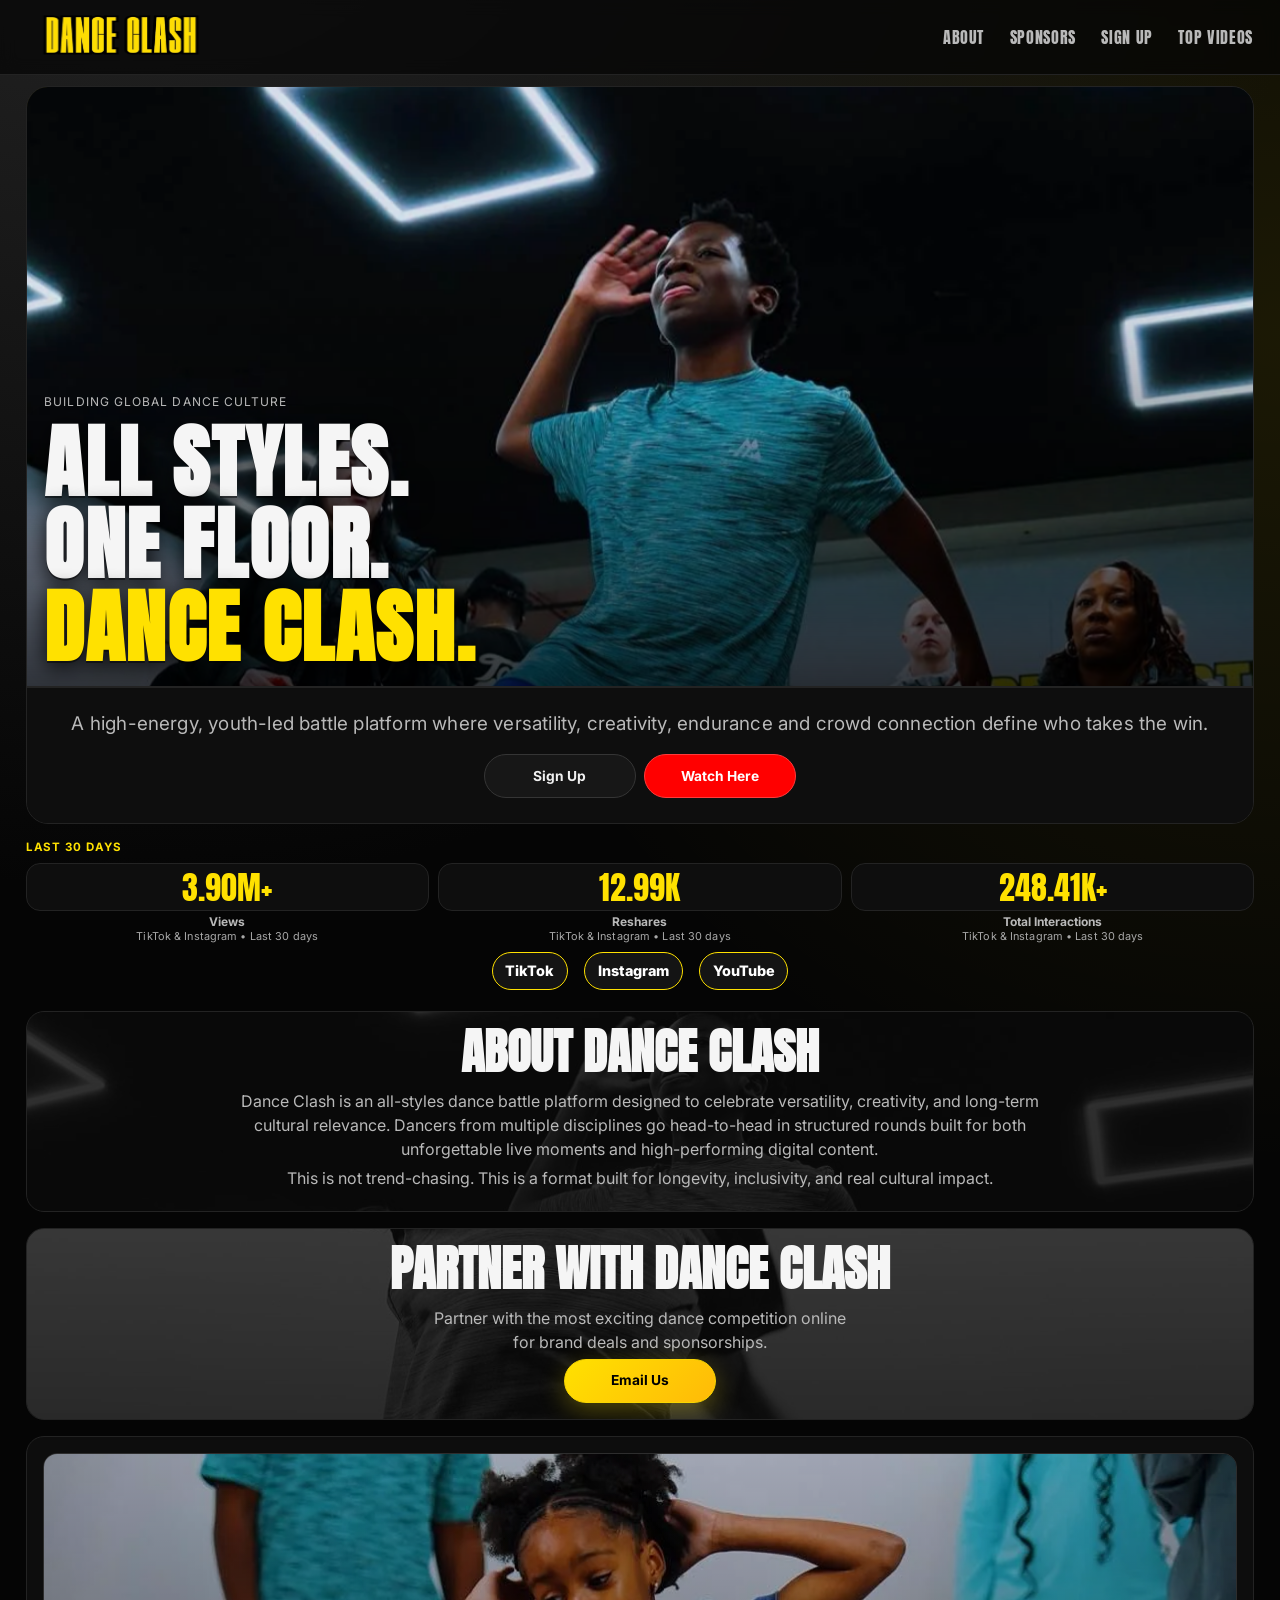
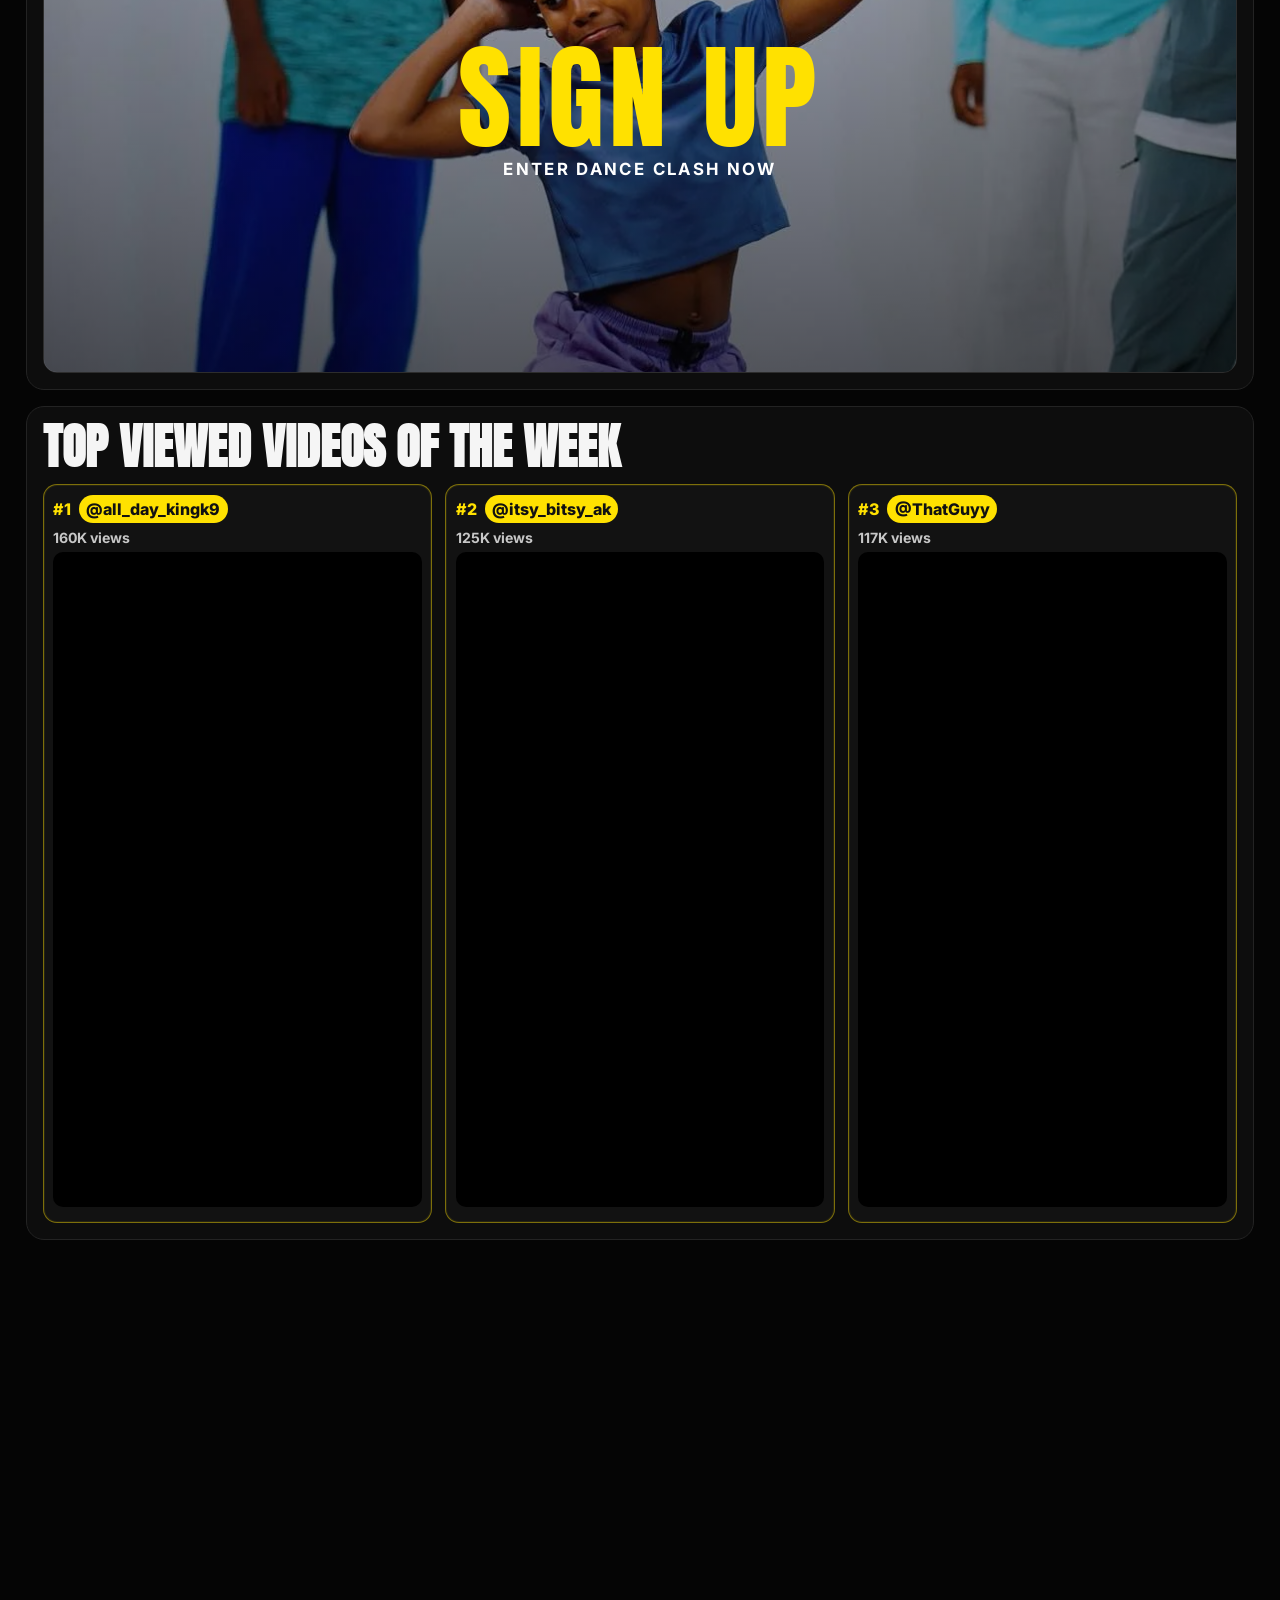
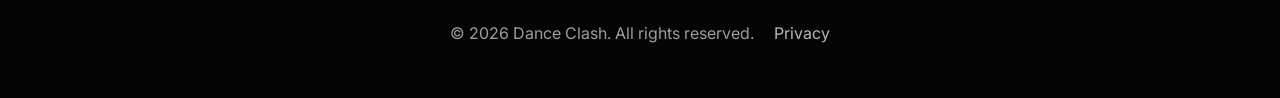
<file: index.html>
<!doctype html>
<html lang="en">
<head>
  <meta charset="UTF-8" />
  <meta name="viewport" content="width=device-width, initial-scale=1.0" />
  <title>Dance Clash | Sponsor Youth Dance Competitions | 4.7M+ Monthly Views</title>
  <meta name="description" content="Partner with Dance Clash — the youth-led dance battle platform with 4.7M+ monthly views, 299K+ interactions, and brand partnerships with Nike, Adidas, and JD Sports. Sponsor today." />
  <meta name="keywords" content="sponsor dance competition, dance event sponsorship, youth marketing platform, Gen Z advertising, dance brand partnership, social media sponsorship, viral dance content, youth culture marketing, dance competition advertising" />
  <meta name="author" content="Dance Clash" />
  <meta name="robots" content="index, follow" />
  <link rel="canonical" href="https://www.danceclash.co/" />
  <meta property="og:title" content="Dance Clash | Sponsor Youth Dance Competitions" />
  <meta property="og:description" content="4.7M+ monthly views. 299K+ interactions. Partner with the fastest-growing youth dance platform. Brands: Nike, Adidas, JD Sports, Wingstop." />
  <meta property="og:type" content="website" />
  <meta property="og:url" content="https://www.danceclash.co/" />
  <meta property="og:image" content="https://www.danceclash.co/assets/favicon-512.png" />
  <meta property="og:site_name" content="Dance Clash" />
  <meta property="og:locale" content="en_GB" />
  <meta name="twitter:card" content="summary_large_image" />
  <meta name="twitter:title" content="Dance Clash | Youth Dance Sponsorship Platform" />
  <meta name="twitter:description" content="4.7M+ monthly views. Partner with Dance Clash for youth culture marketing." />
  <meta name="twitter:image" content="https://www.danceclash.co/assets/favicon-512.png" />
  <link rel="icon" type="image/png" sizes="192x192" href="assets/favicon-192.png" />
  <link rel="icon" type="image/png" sizes="512x512" href="assets/favicon-512.png" />
  <link rel="icon" type="image/png" sizes="32x32" href="assets/favicon-32.png" />
  <link rel="icon" type="image/png" sizes="16x16" href="assets/favicon-16.png" />
  <link rel="apple-touch-icon" sizes="180x180" href="assets/apple-touch-icon.png" />
  <link rel="preconnect" href="https://fonts.googleapis.com">
  <link rel="preconnect" href="https://fonts.gstatic.com" crossorigin>
  <link rel="preconnect" href="https://www.googletagmanager.com">
  <link rel="dns-prefetch" href="https://www.tiktok.com">
  <link href="https://fonts.googleapis.com/css2?family=Anton&family=Bebas+Neue&family=Inter:wght@400;600;700;800&display=swap" rel="stylesheet" media="print" onload="this.media='all'">
  <link rel="stylesheet" href="styles.css" />
  <script type="application/ld+json">
  {
    "@context": "https://schema.org",
    "@type": "Organization",
    "name": "Dance Clash",
    "url": "https://www.danceclash.co",
    "logo": "https://www.danceclash.co/assets/dance-clash-logo.png",
    "sameAs": [
      "https://www.tiktok.com/@danceclash_",
      "https://www.instagram.com/danceclash_/",
      "https://www.youtube.com/@Dance_Clash1"
    ],
    "description": "Dance Clash is a youth-led all-styles dance battle platform with over 4.7 million monthly views and 299,000+ monthly interactions. Partner brands include Nike, Adidas, JD Sports, Wingstop, EMI, Universal Music Group, and EMPIRE.",
    "knowsAbout": ["dance competition", "youth marketing", "social media sponsorship", "brand partnerships", "Gen Z advertising"]
  }
  </script>
  <script type="application/ld+json">
  {
    "@context": "https://schema.org",
    "@type": "WebSite",
    "name": "Dance Clash",
    "url": "https://www.danceclash.co",
    "potentialAction": {
      "@type": "SearchAction",
      "target": "https://www.danceclash.co/?s={search_term_string}",
      "query-input": "required name=search_term_string"
    }
  }
  </script>
  <script type="application/ld+json">
  {
    "@context": "https://schema.org",
    "@type": "FAQPage",
    "mainEntity": [
      {
        "@type": "Question",
        "name": "How can my brand sponsor Dance Clash?",
        "acceptedAnswer": {
          "@type": "Answer",
          "text": "Brands can partner with Dance Clash for event sponsorship, social media coverage, and branded content. Past partners include Nike, Adidas, JD Sports, Wingstop, EMI, Universal Music Group, and EMPIRE. Contact mgmt@sturdyoff.com to discuss partnership opportunities."
        }
      },
      {
        "@type": "Question",
        "name": "How many views does Dance Clash get?",
        "acceptedAnswer": {
          "@type": "Answer",
          "text": "Dance Clash generates over 4.7 million views per month on TikTok and Instagram, with 299,000+ total interactions and 15,000+ reshares monthly. Combined with Sturdy Off, the platform reaches over 1 billion total views and 3+ million followers."
        }
      },
      {
        "@type": "Question",
        "name": "What brands have partnered with Dance Clash?",
        "acceptedAnswer": {
          "@type": "Answer",
          "text": "Dance Clash and Sturdy Off have partnered with major brands including Nike, Adidas, JD Sports, Wingstop, EMI, Universal Music Group, EMPIRE, and Honour. Partnerships have generated over 150 million views for brand content."
        }
      },
      {
        "@type": "Question",
        "name": "What is Dance Clash?",
        "acceptedAnswer": {
          "@type": "Answer",
          "text": "Dance Clash is a youth-led all-styles dance battle platform with massive social media reach. It's designed for brand partnerships, offering sponsors access to millions of engaged Gen Z viewers through viral dance content and live events."
        }
      }
    ]
  }
  </script>
</head>
<body>
  <div class="scroll-progress" aria-hidden="true"></div>
  <header class="site-header" id="top">
    <a class="brand" href="#top" aria-label="Dance Clash home">
      <picture>
        <source srcset="assets/dance-clash-logo.webp" type="image/webp">
        <img src="assets/dance-clash-logo.png" alt="Dance Clash logo" width="210" height="50" />
      </picture>
    </a>
    <button class="menu-btn" aria-label="Toggle menu" aria-expanded="false">☰</button>
    <nav class="site-nav" aria-label="Main navigation">
      <a href="#about">About</a>
      <a href="#sponsors">Sponsors</a>
      <a href="#signup">Sign Up</a>
      <a href="#leaderboard">Top Videos</a>
    </nav>
  </header>

  <main>
    <section class="hero reveal">
      <div class="hero-bg" aria-hidden="true"></div>
      <div class="hero-image-wrap">
        <picture>
          <source srcset="assets/IMG_4778.webp" type="image/webp">
          <img class="hero-image hero-slide active js-parallax" src="assets/IMG_4778.JPG" alt="Dance Clash dancer in motion" width="1200" height="1728" loading="eager" fetchpriority="high" />
        </picture>
        <picture>
          <source srcset="assets/IMG_4834.webp" type="image/webp">
          <img class="hero-image hero-slide" src="assets/IMG_4834.JPG" alt="Dance Clash battle moment" width="1200" height="1800" loading="lazy" />
        </picture>
        <picture>
          <source srcset="assets/IMG_4809.webp" type="image/webp">
          <img class="hero-image hero-slide" src="assets/IMG_4809.JPG" alt="Dance Clash live dance circle" width="1200" height="1800" loading="lazy" />
        </picture>
        <picture>
          <source srcset="assets/IMG_4890.webp" type="image/webp">
          <img class="hero-image hero-slide" src="assets/IMG_4890.JPG" alt="Dance Clash performer" width="1200" height="1800" loading="lazy" />
        </picture>
        <div class="hero-image-overlay">
          <p class="eyebrow">BUILDING GLOBAL DANCE CULTURE</p>
          <h1>ALL STYLES.<br>ONE FLOOR.<br><span>Dance Clash.</span></h1>
        </div>
      </div>
      <div class="hero-content">
        <p>
          A high-energy, youth-led battle platform where versatility, creativity,
          endurance and crowd connection define who takes the win.
        </p>
        <div class="hero-cta">
          <a class="btn btn-ghost" href="https://docs.google.com/forms/d/e/1FAIpQLSc3zn0dRUBQ8wM4ddjLU7z3SjicRIRVyN9ZY5_aWdU6h1HrZQ/viewform" target="_blank" rel="noopener">Sign Up</a>
          <a class="btn btn-ghost btn-watch" href="https://www.youtube.com/@Dance_Clash1" target="_blank" rel="noopener">Watch Here</a>
        </div>
      </div>
    </section>

    <section class="stats-wrap reveal">
      <p class="stats-kicker">Last 30 Days</p>
      <section class="stats">
        <article>
          <div class="metric-box">
            <div class="metric-value" data-count="4710000" data-format="compactPlus">0</div>
          </div>
          <p class="metric-title">Views</p>
          <p class="metric-sub">TikTok & Instagram • Last 30 days</p>
        </article>
        <article>
          <div class="metric-box">
            <div class="metric-value" data-count="15685" data-format="compact">0</div>
          </div>
          <p class="metric-title">Reshares</p>
          <p class="metric-sub">TikTok & Instagram • Last 30 days</p>
        </article>
        <article>
          <div class="metric-box">
            <div class="metric-value" data-count="299830" data-format="compactPlus">0</div>
          </div>
          <p class="metric-title">Total Interactions</p>
          <p class="metric-sub">TikTok & Instagram • Last 30 days</p>
        </article>
      </section>
      <div class="stats-social-row">
        <a class="stat-link" href="https://www.tiktok.com/@danceclash_" target="_blank" rel="noopener">TikTok</a>
        <a class="stat-link" href="https://www.instagram.com/danceclash_/" target="_blank" rel="noopener">Instagram</a>
        <a class="stat-link" href="https://www.youtube.com/@Dance_Clash1" target="_blank" rel="noopener">YouTube</a>
      </div>
    </section>

    <section class="panel reveal" id="about">
      <h2>About Dance Clash</h2>
      <p>
        Dance Clash is an all-styles dance battle platform designed to celebrate versatility,
        creativity, and long-term cultural relevance. Dancers from multiple disciplines
        go head-to-head in structured rounds built for both unforgettable live moments and
        high-performing digital content.
      </p>
      <p>
        This is not trend-chasing. This is a format built for longevity, inclusivity, and
        real cultural impact.
      </p>
    </section>

    <section class="panel reveal" id="sponsors">
      <h2>Partner With Dance Clash</h2>
      <p class="sponsor-cta-copy">Partner with the most exciting dance competition online<br>for brand deals and sponsorships.</p>
      <div class="sponsor-cta-btn-wrap"><a href="#partnership-form-bottom" class="btn btn-primary">Email Us</a></div>
    </section>

    <section class="signup reveal" id="signup">
      <a class="signup-banner" href="https://docs.google.com/forms/d/e/1FAIpQLSc3zn0dRUBQ8wM4ddjLU7z3SjicRIRVyN9ZY5_aWdU6h1HrZQ/viewform" target="_blank" rel="noopener">
        <picture>
          <source srcset="assets/IMG_4786.webp" type="image/webp">
          <img src="assets/IMG_4786.JPG" alt="Dance Clash sign up" width="1200" height="1800" loading="lazy">
        </picture>
        <span class="signup-overlay">
          <strong>SIGN UP</strong>
          <em>Enter Dance Clash now</em>
        </span>
      </a>
    </section>

    <section class="leaderboard reveal" id="leaderboard">
      <h2>Top Viewed Videos of the Week</h2>
      <div class="video-grid">
        <article class="video-card">
          <p class="video-rank">#1 <a href="https://www.tiktok.com/@all_day_kingk9" target="_blank" rel="noopener">@all_day_kingk9</a></p>
          <p class="video-views">160K views</p>
          <iframe src="https://www.tiktok.com/player/v1/7619059887904918806?autoplay=0&mute=1&description=0&music_info=0" title="Top video 1" allow="encrypted-media; picture-in-picture" allowfullscreen loading="lazy"></iframe>
        </article>
        <article class="video-card">
          <p class="video-rank">#2 <a href="https://www.tiktok.com/@itsy_bitsy_ak" target="_blank" rel="noopener">@itsy_bitsy_ak</a></p>
          <p class="video-views">125K views</p>
          <iframe src="https://www.tiktok.com/player/v1/7618317354816081174?autoplay=0&mute=1&description=0&music_info=0" title="Top video 2" allow="encrypted-media; picture-in-picture" allowfullscreen loading="lazy"></iframe>
        </article>
        <article class="video-card">
          <p class="video-rank">#3 <a href="https://www.tiktok.com/@isthatshakk" target="_blank" rel="noopener">@ThatGuyy</a></p>
          <p class="video-views">117K views</p>
          <iframe src="https://www.tiktok.com/player/v1/7617946452421135638?autoplay=0&mute=1&description=0&music_info=0" title="Top video 3" allow="encrypted-media; picture-in-picture" allowfullscreen loading="lazy"></iframe>
        </article>
      </div>
    </section>
    <section class="panel reveal" id="partnership-form-bottom">
      <h2>Partnership Enquiry</h2>
      <div class="sponsor-cta-btn-wrap"><a href="mailto:mgmt@sturdyoff.com" class="btn btn-primary">Email Now</a></div>
      <p>Dance Clash is powered by <a href="https://sturdyoff.com" target="_blank" rel="noopener">Sturdy Off</a>, a global youth culture and dance platform with over 1 billion views and a community of 3+ million followers. Sturdy Off has partnered with brands including Nike, Adidas, JD Sports, Wingstop, EMI, Universal Music Group, EMPIRE and Honour, delivering social media coverage, live event amplification and branded content that generated over 150 million views for partners in the past year alone. For enquiries, you can email <a class="mgmt-email" href="mailto:mgmt@sturdyoff.com"><strong>mgmt@sturdyoff.com</strong></a> — we’d love to hear from you.</p>
    </section>
  </main>

  <footer class="site-footer">
    <p>© <span id="year"></span> Dance Clash. All rights reserved. <a href="/privacy" style="color: var(--muted); margin-left: 1rem;">Privacy</a></p>
  </footer>

  <!-- Google tag (gtag.js) - deferred for performance -->
  <script async src="https://www.googletagmanager.com/gtag/js?id=G-TZYWHM3T6M"></script>
  <script>
    window.dataLayer = window.dataLayer || [];
    function gtag(){dataLayer.push(arguments);}
    gtag('js', new Date());
    gtag('config', 'G-TZYWHM3T6M');
  </script>
  <script src="script.js" defer></script>
</body>
</html>
</file>
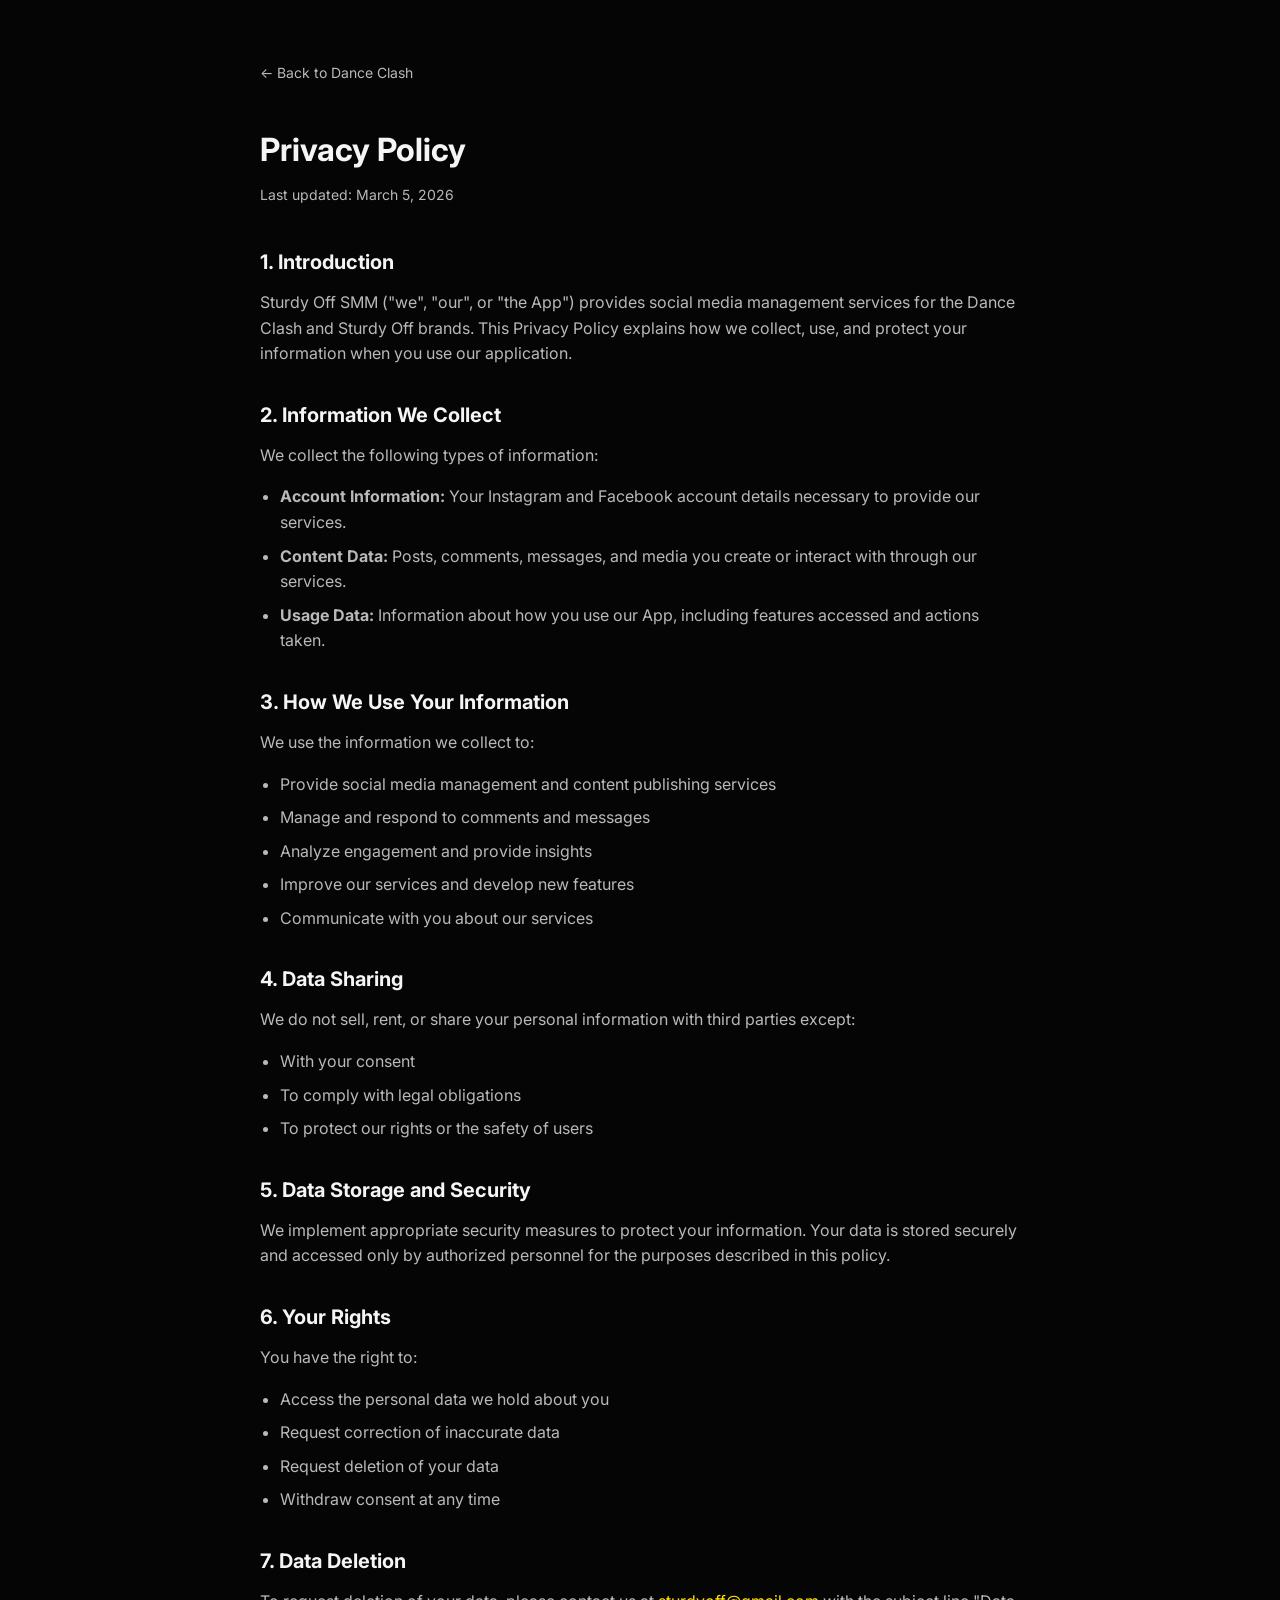
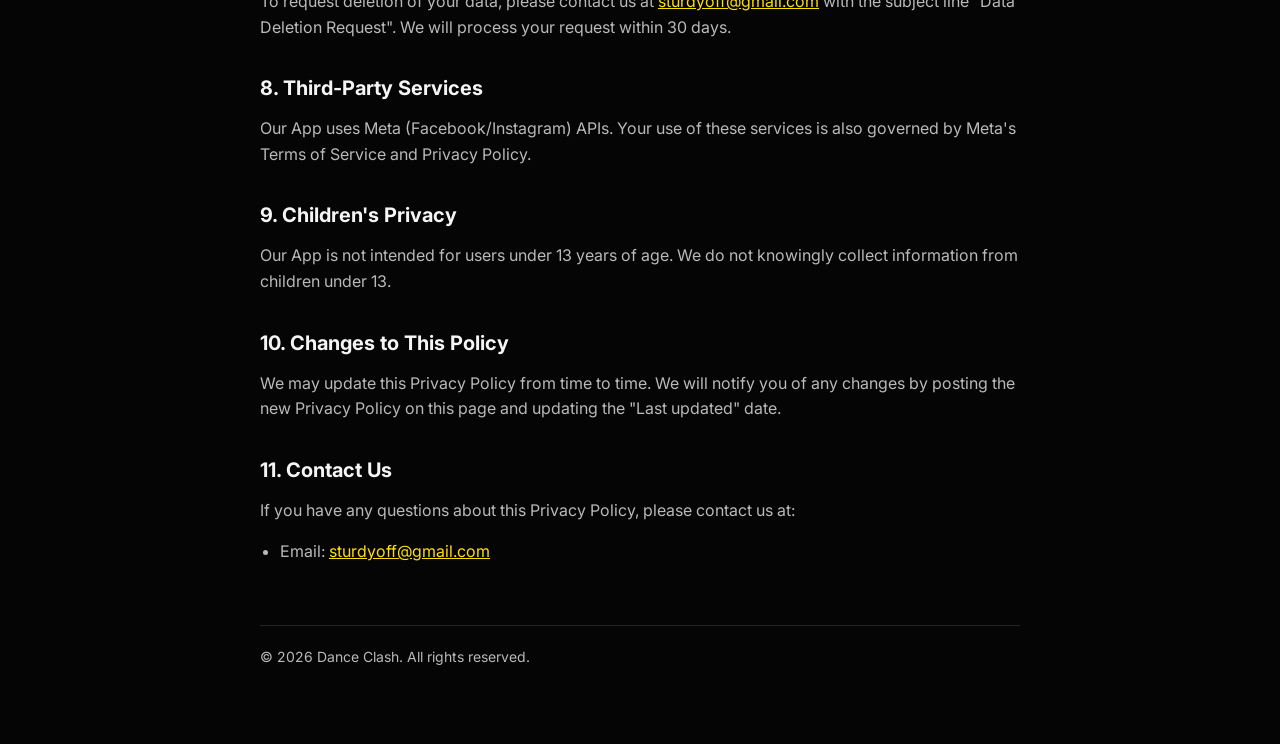
<file: privacy.html>
<!doctype html>
<html lang="en">
<head>
  <meta charset="UTF-8" />
  <meta name="viewport" content="width=device-width, initial-scale=1.0" />
  <title>Privacy Policy | Dance Clash</title>
  <meta name="robots" content="noindex, follow" />
  <link rel="canonical" href="https://www.danceclash.co/privacy" />
  <link rel="icon" type="image/png" sizes="192x192" href="assets/favicon-192.png" />
  <link rel="icon" type="image/png" sizes="512x512" href="assets/favicon-512.png" />
  <link rel="icon" type="image/png" sizes="32x32" href="assets/favicon-32.png" />
  <link rel="icon" type="image/png" sizes="16x16" href="assets/favicon-16.png" />
  <link rel="apple-touch-icon" sizes="180x180" href="assets/apple-touch-icon.png" />
  <link rel="preconnect" href="https://fonts.googleapis.com">
  <link rel="preconnect" href="https://fonts.gstatic.com" crossorigin>
  <link href="https://fonts.googleapis.com/css2?family=Inter:wght@400;600&display=swap" rel="stylesheet">
  <style>
    :root {
      --bg: #050505;
      --card: #101010;
      --text: #f5f5f5;
      --muted: #b9b9b9;
      --accent: #ffe100;
      --line: #232323;
    }
    * { box-sizing: border-box; }
    html, body { margin: 0; padding: 0; }
    body {
      background: var(--bg);
      color: var(--text);
      font-family: Inter, system-ui, -apple-system, sans-serif;
      line-height: 1.6;
      min-height: 100vh;
    }
    .container {
      max-width: 800px;
      margin: 0 auto;
      padding: 60px 20px;
    }
    .back-link {
      display: inline-flex;
      align-items: center;
      gap: 8px;
      color: var(--muted);
      text-decoration: none;
      font-size: 14px;
      margin-bottom: 40px;
      transition: color 0.2s;
    }
    .back-link:hover { color: var(--accent); }
    h1 {
      font-size: 2rem;
      margin: 0 0 8px;
      font-weight: 700;
    }
    .last-updated {
      color: var(--muted);
      font-size: 14px;
      margin-bottom: 40px;
    }
    h2 {
      font-size: 1.25rem;
      margin: 32px 0 12px;
      color: var(--text);
    }
    p { color: var(--muted); margin: 0 0 16px; }
    ul {
      color: var(--muted);
      padding-left: 20px;
    }
    li { margin-bottom: 8px; }
    a { color: var(--accent); }
    a:hover { text-decoration: underline; }
    .footer {
      margin-top: 60px;
      padding-top: 20px;
      border-top: 1px solid var(--line);
      color: var(--muted);
      font-size: 14px;
    }
  </style>
</head>
<body>
  <div class="container">
    <a href="/" class="back-link">← Back to Dance Clash</a>
    
    <h1>Privacy Policy</h1>
    <p class="last-updated">Last updated: March 5, 2026</p>
    
    <h2>1. Introduction</h2>
    <p>Sturdy Off SMM ("we", "our", or "the App") provides social media management services for the Dance Clash and Sturdy Off brands. This Privacy Policy explains how we collect, use, and protect your information when you use our application.</p>
    
    <h2>2. Information We Collect</h2>
    <p>We collect the following types of information:</p>
    <ul>
      <li><strong>Account Information:</strong> Your Instagram and Facebook account details necessary to provide our services.</li>
      <li><strong>Content Data:</strong> Posts, comments, messages, and media you create or interact with through our services.</li>
      <li><strong>Usage Data:</strong> Information about how you use our App, including features accessed and actions taken.</li>
    </ul>
    
    <h2>3. How We Use Your Information</h2>
    <p>We use the information we collect to:</p>
    <ul>
      <li>Provide social media management and content publishing services</li>
      <li>Manage and respond to comments and messages</li>
      <li>Analyze engagement and provide insights</li>
      <li>Improve our services and develop new features</li>
      <li>Communicate with you about our services</li>
    </ul>
    
    <h2>4. Data Sharing</h2>
    <p>We do not sell, rent, or share your personal information with third parties except:</p>
    <ul>
      <li>With your consent</li>
      <li>To comply with legal obligations</li>
      <li>To protect our rights or the safety of users</li>
    </ul>
    
    <h2>5. Data Storage and Security</h2>
    <p>We implement appropriate security measures to protect your information. Your data is stored securely and accessed only by authorized personnel for the purposes described in this policy.</p>
    
    <h2>6. Your Rights</h2>
    <p>You have the right to:</p>
    <ul>
      <li>Access the personal data we hold about you</li>
      <li>Request correction of inaccurate data</li>
      <li>Request deletion of your data</li>
      <li>Withdraw consent at any time</li>
    </ul>
    
    <h2>7. Data Deletion</h2>
    <p>To request deletion of your data, please contact us at <a href="mailto:sturdyoff@gmail.com">sturdyoff@gmail.com</a> with the subject line "Data Deletion Request". We will process your request within 30 days.</p>
    
    <h2>8. Third-Party Services</h2>
    <p>Our App uses Meta (Facebook/Instagram) APIs. Your use of these services is also governed by Meta's Terms of Service and Privacy Policy.</p>
    
    <h2>9. Children's Privacy</h2>
    <p>Our App is not intended for users under 13 years of age. We do not knowingly collect information from children under 13.</p>
    
    <h2>10. Changes to This Policy</h2>
    <p>We may update this Privacy Policy from time to time. We will notify you of any changes by posting the new Privacy Policy on this page and updating the "Last updated" date.</p>
    
    <h2>11. Contact Us</h2>
    <p>If you have any questions about this Privacy Policy, please contact us at:</p>
    <ul>
      <li>Email: <a href="mailto:sturdyoff@gmail.com">sturdyoff@gmail.com</a></li>
    </ul>
    
    <p class="footer">© 2026 Dance Clash. All rights reserved.</p>
  </div>
</body>
</html>
</file>
<file: styles.css>
:root {
  --bg: #050505;
  --card: #101010;
  --text: #f5f5f5;
  --muted: #b9b9b9;
  --accent: #ffe100;
  --accent-2: #ffba08;
  --line: #232323;
  --radius: 18px;
}

* { box-sizing: border-box; }
html, body { margin: 0; padding: 0; }
html { scroll-behavior: smooth; }
body {
  background:
    radial-gradient(circle at 10% -10%, #2a2a2a 0%, transparent 32%),
    radial-gradient(circle at 100% 10%, rgba(255,225,0,.09), transparent 26%),
    var(--bg);
  color: var(--text);
  font-family: Inter, system-ui, -apple-system, Segoe UI, Roboto, sans-serif;
  font-display: swap;
  line-height: 1.5;
  overflow-x: hidden;
}

a { color: inherit; text-decoration: none; }

.site-header {
  position: sticky;
  top: 0;
  z-index: 20;
  display: flex;
  align-items: center;
  justify-content: space-between;
  gap: 1rem;
  padding: .75rem 1rem;
  backdrop-filter: blur(8px);
  background: rgba(5,5,5,.7);
  border-bottom: 1px solid var(--line);
}

.brand img {
  width: 182px;
  display: block;
}

.menu-btn {
  border: 1px solid var(--line);
  background: #121212;
  color: var(--text);
  border-radius: 12px;
  padding: .4rem .7rem;
  font-size: 1.1rem;
}

.site-nav {
  position: absolute;
  top: 100%;
  left: 0;
  right: 0;
  display: none;
  flex-direction: column;
  background: #0a0a0a;
  border-bottom: 1px solid var(--line);
}

.site-nav.open { display: flex; }
.site-nav a {
  padding: .9rem 1rem;
  border-top: 1px solid var(--line);
  color: var(--muted);
  font-family: Anton, 'Bebas Neue', Impact, sans-serif;
  letter-spacing: .04em;
  text-transform: uppercase;
  font-size: 1rem;
  transition: color .2s ease, background .2s ease;
}
.site-nav a:hover,
.site-nav a:focus-visible,
.site-nav a:active,
.site-nav a.is-active {
  color: var(--accent) !important;
  background: #171717;
}

main { padding: 0 1rem 3rem; max-width: 1100px; margin: 0 auto; }

.hero {
  position: relative;
  overflow: clip;
  margin: .7rem auto 0;
  max-width: 980px;
  border: 1px solid var(--line);
  border-radius: calc(var(--radius) + 4px);
  background: linear-gradient(140deg, #161616 15%, #080808 90%);
  isolation: isolate;
}

.hero-bg {
  position: absolute;
  inset: 0;
  background:
    radial-gradient(circle at 25% 20%, rgba(255,225,0,.34), transparent 52%),
    radial-gradient(circle at 75% 80%, rgba(255,186,8,.14), transparent 45%);
  pointer-events: none;
  animation: pulseGlow 8s ease-in-out infinite alternate;
}

.hero-content {
  padding: 1rem 1.2rem 1.2rem;
  position: relative;
  z-index: 2;
  background: #0e0e0e;
  border-top: 1px solid #232323;
}
.hero-image-overlay {
  position: absolute;
  inset: 0;
  z-index: 2;
  display: flex;
  flex-direction: column;
  justify-content: flex-end;
  padding: 1.1rem;
  background: linear-gradient(180deg, rgba(0,0,0,.08) 35%, rgba(0,0,0,.76) 100%);
}
.eyebrow {
  letter-spacing: .09em;
  font-size: .75rem;
  color: var(--accent);
  margin: 0 0 .65rem;
}

h1, h2, h3 { margin: 0; line-height: 1.03; }
h1 {
  font-family: Anton, Impact, sans-serif;
  font-size: clamp(2.2rem, 10vw, 5rem);
  letter-spacing: .02em;
  text-transform: uppercase;
}

h1 span { color: var(--accent); }
.hero-image-overlay h1 {
  text-shadow:
    0 2px 0 rgba(0,0,0,.45),
    0 8px 24px rgba(0,0,0,.7),
    0 0 18px rgba(0,0,0,.35);
  animation: heroTitleIn 1.25s cubic-bezier(.17,.84,.3,1) both, heroTitlePulse 2.6s ease-out 1.25s 1;
  transform-origin: left center;
}
.hero p { color: var(--muted); max-width: 52ch; }

.hero-cta { display: flex; gap: .55rem; flex-wrap: nowrap; margin-top: 1rem; overflow-x: auto; padding-bottom: .2rem; }
.btn {
  padding: .66rem .92rem;
  border-radius: 999px;
  font-weight: 700;
  font-size: .86rem;
  white-space: nowrap;
  border: 1px solid transparent;
  min-width: 152px;
  text-align: center;
}
.btn-primary {
  background: linear-gradient(135deg, var(--accent), var(--accent-2));
  color: #000;
  border-color: #f8d600;
  box-shadow: 0 8px 26px rgba(255,225,0,.28);
}
.btn-ghost {
  background: #171717;
  color: #f1f1f1;
  border-color: #353535;
}

.btn-watch {
  background: #ff0000;
  color: #fff;
  border-color: #ff3b3b;
}



.btn { transition: transform .25s ease, box-shadow .25s ease, border-color .25s ease; }
.btn:hover { transform: translateY(-2px); box-shadow: 0 10px 26px rgba(0,0,0,.35); border-color: var(--accent); }

.hero-image-wrap { position: relative; height: 52vh; min-height: 320px; overflow: hidden; border-bottom: 1px solid var(--line); }
.hero-image {
  position: absolute;
  inset: 0;
  width: 100%;
  height: 100%;
  object-fit: cover;
  object-position: center 28%;
  opacity: 0;
  transform: scale(1.08);
  transition: opacity .9s ease-in-out, transform 1.1s cubic-bezier(.19,1,.22,1), filter .8s ease;
  will-change: transform, opacity;
  animation: heroFloat 9s ease-in-out infinite alternate;
}
.hero-image.active { opacity: 1; z-index: 1; }
.hero-slide:nth-child(2) {
  object-position: center 20%;
}
.hero-slide:nth-child(3),
.hero-slide:nth-child(4) {
  object-position: center 10%;
}
.hero:hover .hero-image.active { transform: scale(1.14); filter: contrast(1.06) saturate(1.04); }

.stats-wrap {
  margin: .9rem auto 1.3rem;
  max-width: 980px;
}

.stats-kicker {
  margin: 0 0 .45rem;
  color: var(--accent);
  letter-spacing: .08em;
  text-transform: uppercase;
  font-size: .72rem;
  font-weight: 700;
}

.stats {
  display: grid;
  grid-template-columns: repeat(3,1fr);
  gap: .6rem;
}
.stats article {
  text-align: center;
}
.metric-box {
  border: 1px solid var(--line);
  border-radius: 14px;
  background: #0e0e0e;
  padding: .5rem .45rem .38rem;
}
.stats h3, .stats .metric-value { font-family: Anton, sans-serif; font-size: 2rem; color: var(--accent); line-height: 1; margin: 0; }
.metric-title { color: var(--muted); font-size: .75rem; line-height: 1.1; margin: .24rem 0 0; font-weight: 700; }
.metric-sub { color: #a8a8a8; font-size: .68rem; line-height: 1.2; letter-spacing: .01em; margin: .1rem 0 0; }
.stat-link {
  display: inline-block;
  font-weight: 800;
  color: #fff;
  font-size: .9rem;
  border: 1.5px solid var(--accent);
  border-radius: 999px;
  padding: .45rem .8rem;
  background: #141414;
}
.stat-link:hover {
  color: #000;
  background: var(--accent);
}

.stats-social-row {
  margin-top: .55rem;
  display: flex;
  justify-content: center;
  align-items: center;
  gap: 1rem;
  flex-wrap: wrap;
}

.panel, .cards, .gallery, .socials, .signup, .leaderboard {
  border: 1px solid var(--line);
  border-radius: var(--radius);
  padding: 1rem;
  background: #0d0d0d;
  margin: 0 auto 1rem;
  max-width: 980px;
}

h2 {
  font-family: Anton, Impact, sans-serif;
  text-transform: uppercase;
  font-size: clamp(1.6rem, 7vw, 3rem);
  margin-bottom: .75rem;
}

.panel p { color: var(--muted); margin: .3rem 0; }

#about {
  text-align: center;
  position: relative;
  overflow: hidden;
}
#about::before {
  content: '';
  position: absolute;
  inset: 0;
  background: linear-gradient(180deg, rgba(0,0,0,.5), rgba(0,0,0,.62)), url('assets/IMG_4834.JPG') center 24% / cover no-repeat;
  filter: grayscale(1);
  opacity: .36;
  z-index: 0;
}
#about > * { position: relative; z-index: 1; }
#about p {
  max-width: 820px;
  margin-left: auto;
  margin-right: auto;
}

#sponsors {
  text-align: center;
  position: relative;
  overflow: hidden;
}
#sponsors::before {
  content: '';
  position: absolute;
  inset: 0;
  background: linear-gradient(180deg, rgba(0,0,0,.35), rgba(0,0,0,.55)), url('assets/IMG_4866.JPG') center 28% / cover no-repeat;
  opacity: .35;
  z-index: 0;
}
#sponsors > * { position: relative; z-index: 1; }

#format {
  text-align: center;
  position: relative;
  overflow: hidden;
}
#format::before {
  content: '';
  position: absolute;
  inset: 0;
  background: linear-gradient(180deg, rgba(0,0,0,.5), rgba(0,0,0,.62)), url('assets/IMG_4884.JPG') center 20% / cover no-repeat;
  filter: grayscale(1);
  opacity: .36;
  z-index: 0;
}
#format > * { position: relative; z-index: 1; }
#format p {
  max-width: 820px;
  margin-left: auto;
  margin-right: auto;
}
#format strong {
  color: var(--accent);
}

.sponsor-cta-copy {
  max-width: 760px;
  margin: .3rem auto .8rem;
  text-wrap: balance;
  overflow-wrap: anywhere;
  word-break: break-word;
}
.sponsor-cta-btn-wrap { display: flex; justify-content: center; }

#partnership-form-bottom {
  text-align: center;
}
#partnership-form-bottom p {
  overflow-wrap: anywhere;
  word-break: break-word;
  max-width: 820px;
  margin-left: auto;
  margin-right: auto;
}
#partnership-form-bottom a {
  font-weight: 800;
}
#partnership-form-bottom .mgmt-email {
  color: var(--accent);
  font-weight: 900;
}

.partner-form { display: grid; gap: .6rem; margin-top: .7rem; }
.partner-form input,
.partner-form textarea {
  width: 100%;
  border: 1px solid #2e2e2e;
  border-radius: 10px;
  background: #121212;
  color: #fff;
  padding: .7rem .8rem;
  font: inherit;
}
.partner-form textarea { resize: vertical; }
.hp-field { position: absolute !important; left: -10000px !important; opacity: 0 !important; }
.partnership-status { min-height: 1.2em; color: var(--muted); margin: .2rem 0 0; font-size: .92rem; text-align: center; }

.partner-form .btn-primary,
.partner-form .btn-primary:hover,
.partner-form .btn-primary:focus,
.partner-form .btn-primary:active {
  -webkit-appearance: none;
  appearance: none;
  background: #ffe100 !important;
  background-image: none !important;
  color: #000 !important;
  border-color: #f8d600 !important;
  opacity: 1 !important;
}

.card-grid { display: grid; gap: .7rem; }
.card {
  border: 1px solid #2b2b2b;
  border-radius: 14px;
  background: linear-gradient(170deg, #1a1a1a, #0f0f0f);
  padding: .9rem;
  transition: transform .45s cubic-bezier(.19,1,.22,1), border-color .35s ease, box-shadow .45s ease;
}
.card:hover {
  transform: translateY(-10px) scale(1.02);
  border-color: rgba(255,225,0,.55);
  box-shadow: 0 22px 50px rgba(0,0,0,.5);
}
.card img {
  width: 100%;
  aspect-ratio: 4 / 3;
  object-fit: cover;
  object-position: center 20%;
  border-radius: 10px;
  border: 1px solid #2a2a2a;
  margin-bottom: .7rem;
}
.card h3 { margin-bottom: .5rem; font-size: 1.1rem; }
.card p { margin: 0; color: var(--muted); }

.image-card-grid { grid-template-columns: 1fr; }
.image-card {
  position: relative;
  padding: 0;
  overflow: hidden;
}
.image-card img {
  margin: 0;
  border: 0;
  border-radius: 14px;
  aspect-ratio: 16 / 9;
  object-fit: cover;
  object-position: center 15%;
}
.image-overlay {
  position: absolute;
  inset: 0;
  display: flex;
  align-items: flex-end;
  padding: 1rem;
  background: linear-gradient(180deg, rgba(0,0,0,.1) 32%, rgba(0,0,0,.72) 100%);
}
.image-overlay h3 {
  margin: 0;
  font-family: Anton, 'Bebas Neue', Impact, Haettenschweiler, 'Arial Narrow Bold', sans-serif;
  font-weight: 400;
  text-transform: uppercase;
  letter-spacing: .03em;
  font-size: clamp(1.2rem, 6vw, 2rem);
  color: var(--accent);
}


.format-copy {
  margin: 0 auto;
  max-width: 920px;
  color: var(--muted);
  text-align: center;
  line-height: 1.35;
  font-size: .94rem;
}

.impact-grid {
  display: grid;
  grid-template-columns: repeat(2, minmax(0, 1fr));
  gap: .65rem;
}

.impact-card {
  border: 1px solid #2b2b2b;
  border-radius: 14px;
  background: linear-gradient(170deg, #171717, #0d0d0d);
  padding: .95rem .8rem;
}

.impact-card h3 {
  font-family: Anton, Impact, sans-serif;
  font-size: clamp(1.3rem, 5.8vw, 2rem);
  color: var(--accent);
  margin-bottom: .3rem;
}

.impact-card p {
  margin: 0;
  color: var(--muted);
  font-size: .86rem;
  line-height: 1.25;
}

.sponsor-row {
  display: flex;
  align-items: center;
  flex-wrap: wrap;
  gap: .9rem;
  margin-top: .9rem;
}
.sponsor-row span { color: var(--muted); }
.sponsor-row img {
  width: auto;
  height: 54px;
  max-width: 170px;
  object-fit: contain;
  border-radius: 10px;
  background: #fff;
  padding: .5rem .7rem;
  border: 1px solid #2b2b2b;
}

.signup-banner {
  position: relative;
  display: block;
  border-radius: 14px;
  overflow: hidden;
  border: 1px solid #2d2d2d;
  max-height: 520px;
}

.signup-banner img {
  width: 100%;
  aspect-ratio: 16 / 9;
  max-height: 520px;
  height: auto;
  object-fit: cover;
  object-position: center 36%;
  display: block;
}

.signup-overlay {
  position: absolute;
  inset: 0;
  display: grid;
  place-content: center;
  text-align: center;
  gap: .25rem;
  background: linear-gradient(180deg, rgba(0,0,0,.22), rgba(0,0,0,.62));
}

.signup-overlay strong {
  font-family: Anton, 'Bebas Neue', Impact, Haettenschweiler, 'Arial Narrow Bold', sans-serif;
  font-weight: 400;
  font-size: clamp(2rem, 10vw, 3.6rem);
  line-height: .95;
  color: var(--accent);
  letter-spacing: .03em;
}

.signup-overlay em {
  font-style: normal;
  font-weight: 700;
  color: #fff;
  text-transform: uppercase;
  letter-spacing: .08em;
  font-size: .78rem;
}

.social-grid { display: grid; gap: .65rem; }
.social-grid a {
  background: #161616;
  border: 1px solid #2e2e2e;
  padding: .9rem 1rem;
  border-radius: 12px;
  font-weight: 700;
}
.social-grid a:hover { border-color: var(--accent); transform: translateY(-1px); }

.video-grid {
  display: grid;
  grid-template-columns: 1fr;
  gap: .8rem;
}
.video-card {
  border: 1px solid rgba(255,225,0,.45);
  border-radius: 14px;
  padding: .6rem;
  background: #121212;
  box-shadow: 0 0 0 1px rgba(255,225,0,.08) inset;
}
.video-rank {
  margin: 0 0 .4rem;
  color: var(--accent);
  font-weight: 800;
  letter-spacing: .06em;
  display: flex;
  align-items: center;
  gap: .45rem;
}
.video-rank a {
  color: #111;
  background: var(--accent);
  padding: .15rem .45rem;
  border-radius: 999px;
  font-weight: 800;
  letter-spacing: normal;
}
.video-rank a:hover { background: #ffd000; color: #000; }
.video-card iframe {
  width: 100%;
  aspect-ratio: 9 / 16;
  border: 0;
  border-radius: 10px;
  background: #000;
}
.video-views {
  margin: -.15rem 0 .2rem;
  color: #c7c7c7;
  font-weight: 700;
  font-size: .88rem;
}

.site-footer {
  text-align: center;
  color: #9d9d9d;
  padding-bottom: 2.3rem;
}
.site-footer a {
  color: #9d9d9d;
  text-decoration: none;
  margin-left: 1rem;
  transition: color 0.2s;
}
.site-footer a:hover {
  color: var(--text);
}

.scroll-progress {
  position: fixed;
  top: 0;
  left: 0;
  height: 3px;
  width: 0;
  z-index: 60;
  background: linear-gradient(90deg, #ffe100, #ffba08);
  box-shadow: 0 1px 12px rgba(255,225,0,.5);
}

.reveal { opacity: 0; transform: translateY(64px) scale(.965); filter: blur(6px); transition: 1s cubic-bezier(.19,1,.22,1); }
.reveal.on { opacity: 1; transform: translateY(0) scale(1); filter: blur(0); }

@keyframes pulseGlow {
  from { transform: scale(1); opacity: .72; }
  to { transform: scale(1.11); opacity: 1; }
}

@keyframes heroFloat {
  from { transform: scale(1.08) translateY(-6px); }
  to { transform: scale(1.12) translateY(10px); }
}

@keyframes heroTitleIn {
  from {
    opacity: 0;
    transform: translateY(42px) scale(.9) skewY(4deg);
    filter: blur(10px);
    letter-spacing: .12em;
  }
  55% {
    opacity: 1;
    transform: translateY(-8px) scale(1.04) skewY(0deg);
    filter: blur(0);
    letter-spacing: .04em;
  }
  to {
    opacity: 1;
    transform: translateY(0) scale(1);
    filter: blur(0);
    letter-spacing: .02em;
  }
}

@keyframes heroTitlePulse {
  0% { transform: scale(1); text-shadow: 0 2px 0 rgba(0,0,0,.45), 0 8px 24px rgba(0,0,0,.7), 0 0 18px rgba(0,0,0,.35); }
  40% { transform: scale(1.035); text-shadow: 0 2px 0 rgba(0,0,0,.5), 0 18px 36px rgba(0,0,0,.8), 0 0 28px rgba(255,225,0,.3); }
  100% { transform: scale(1); text-shadow: 0 2px 0 rgba(0,0,0,.45), 0 8px 24px rgba(0,0,0,.7), 0 0 18px rgba(0,0,0,.35); }
}

@media (max-width: 759px) {
  #partnership-form-bottom h2 { text-align: center; }
  .stats { grid-template-columns: repeat(3, minmax(0, 1fr)); }
  .social-grid { grid-template-columns: 1fr; }
  .image-card-grid { grid-template-columns: 1fr; }
  .hero-image-wrap { height: 52vh; min-height: 260px; }

  .hero-content .hero-cta {
    justify-content: center;
    overflow: visible;
    gap: .6rem;
  }
  .hero-content .hero-cta .btn {
    flex: 1 1 0;
    min-width: 0;
    max-width: 180px;
  }

  .signup-banner, .signup-banner img {
    max-height: 360px;
    aspect-ratio: 4 / 3;
  }
  .video-card iframe {
    max-width: 280px;
    margin: 0 auto;
    display: block;
  }
}

@media (min-width: 760px) {
  #sponsors .sponsor-cta-copy {
    text-align: center;
    margin-left: auto;
    margin-right: auto;
  }

  .menu-btn { display: none; }
  .site-nav {
    position: static;
    display: flex;
    flex-direction: row;
    border: 0;
    background: transparent;
    gap: .2rem;
  }
  .site-nav a { border: 0; padding: .4rem .7rem; border-radius: 10px; }
  .site-nav a:hover { background: #171717; color: var(--accent); }
  .brand img { width: 210px; }

  main { padding: 0 1.2rem 4rem; max-width: 100vw; margin: 0 auto; }

  .hero,
  .stats-wrap,
  .panel,
  .cards,
  .gallery,
  .signup,
  .socials,
  .leaderboard { max-width: min(1680px, 96vw); }

  .hero-image-wrap { min-height: 600px; height: 600px; border-bottom: 1px solid var(--line); }
  .hero-content {
    padding: 1.35rem 2.2rem 1.6rem;
    display: block;
  }
  .hero-content p {
    margin: 0 auto;
    max-width: 1200px;
    width: 100%;
    font-size: 1.18rem;
    line-height: 1.5;
    letter-spacing: .01em;
    text-align: center;
  }
  .hero-content .hero-cta {
    justify-content: center;
    overflow: visible;
    padding-bottom: 0;
    margin-top: 1rem;
  }
  .card-grid { grid-template-columns: repeat(2, 1fr); }
  .image-card-grid { grid-template-columns: repeat(auto-fit, minmax(320px, 1fr)); }
  .image-card img {
    aspect-ratio: 21 / 9;
    max-height: 320px;
    object-position: center 15%;
  }
  .image-overlay h3 {
    font-size: clamp(2rem, 4.5vw, 3.4rem);
    letter-spacing: .04em;
  }
  .format-copy {
    font-size: 1.1rem;
    line-height: 1.55;
    max-width: 1100px;
  }
  .signup-overlay strong { font-size: clamp(3.8rem, 9vw, 8rem); letter-spacing: .045em; }
  .signup-overlay em { font-size: 1.05rem; letter-spacing: .14em; }
  .social-grid { grid-template-columns: repeat(3, 1fr); }
  .video-grid { grid-template-columns: repeat(3, minmax(0, 1fr)); }
}
.card-grid .card:nth-child(1) { transition-delay: .03s; }
.card-grid .card:nth-child(2) { transition-delay: .08s; }
.card-grid .card:nth-child(3) { transition-delay: .13s; }
.card-grid .card:nth-child(4) { transition-delay: .18s; }

.panel, .cards, .gallery, .socials, .signup, .leaderboard { max-width: 100
</file>
